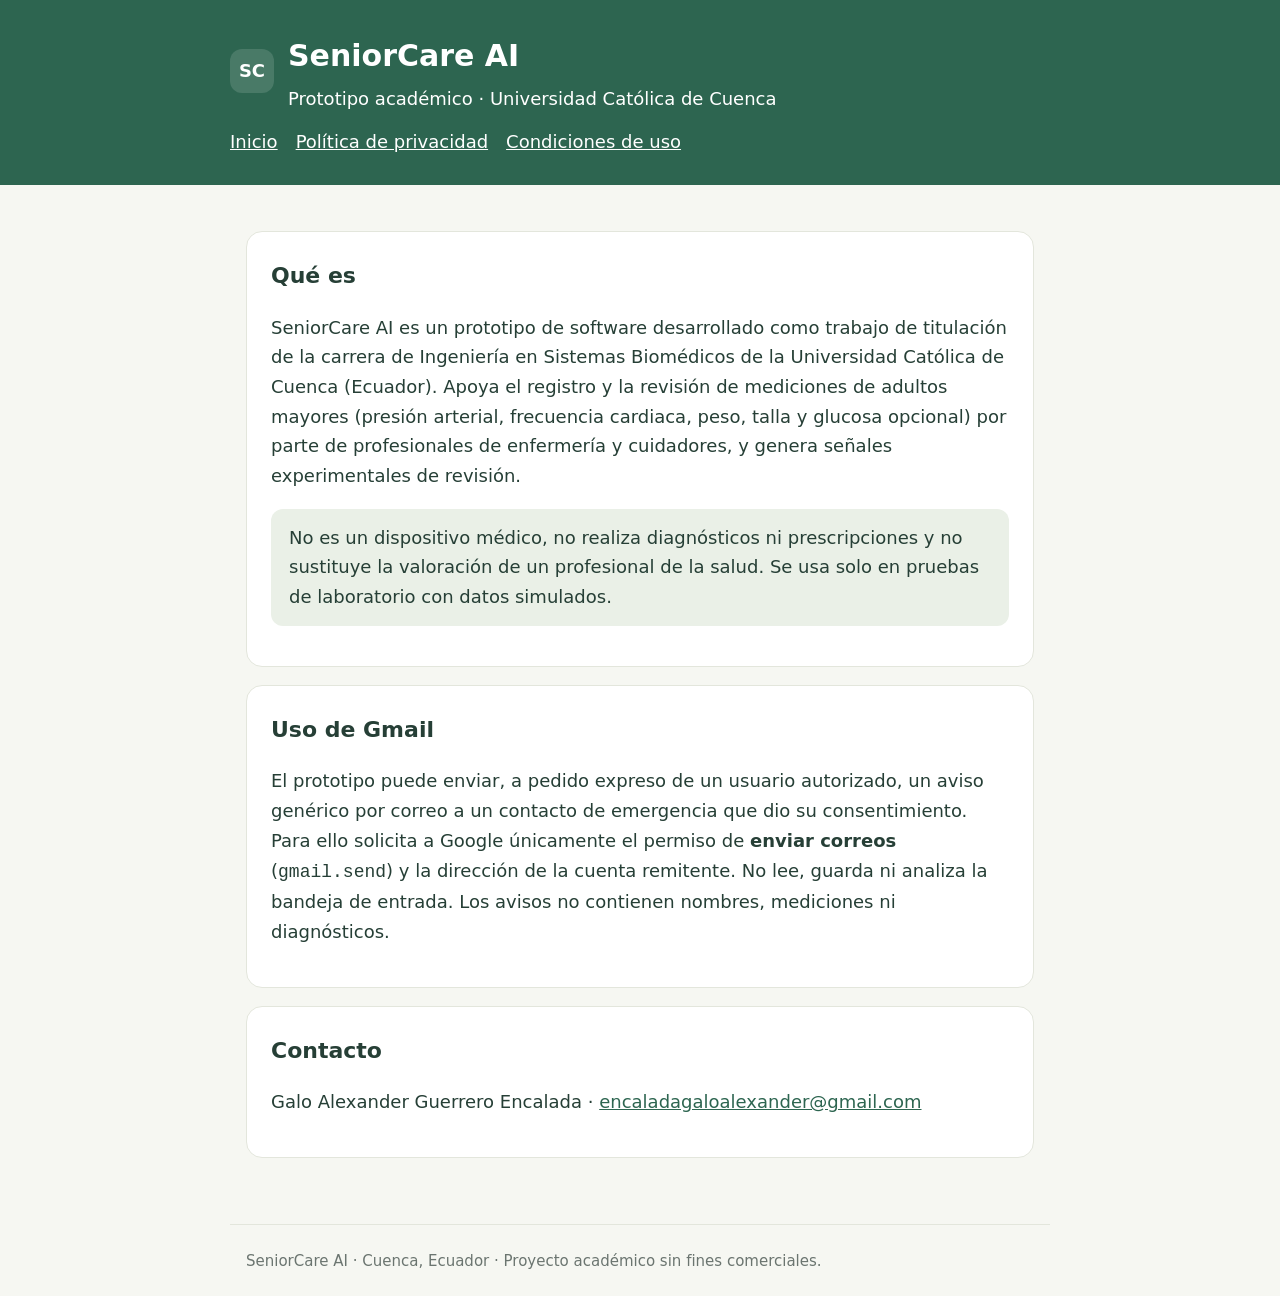
<file: index.html>
<!doctype html>
<html lang="es"><head><meta charset="utf-8"><meta name="viewport" content="width=device-width,initial-scale=1">
<title>SeniorCare AI</title><meta name="description" content="SeniorCare AI: prototipo académico de monitoreo preventivo de adultos mayores en Cuenca, Ecuador.">
<link rel="stylesheet" href="estilo.css"></head><body>
<header><div class="c"><div style="display:flex;align-items:center;gap:14px"><span class="marca">SC</span><div><h1>SeniorCare AI</h1><div>Prototipo académico · Universidad Católica de Cuenca</div></div></div>
<nav><a href="index.html">Inicio</a><a href="privacidad.html">Política de privacidad</a><a href="terminos.html">Condiciones de uso</a></nav></div></header>
<main class="c">
<section class="tarjeta"><h2>Qué es</h2><p>SeniorCare AI es un prototipo de software desarrollado como trabajo de titulación de la carrera de Ingeniería en Sistemas Biomédicos de la Universidad Católica de Cuenca (Ecuador). Apoya el registro y la revisión de mediciones de adultos mayores (presión arterial, frecuencia cardiaca, peso, talla y glucosa opcional) por parte de profesionales de enfermería y cuidadores, y genera señales experimentales de revisión.</p>
<p class="nota">No es un dispositivo médico, no realiza diagnósticos ni prescripciones y no sustituye la valoración de un profesional de la salud. Se usa solo en pruebas de laboratorio con datos simulados.</p></section>
<section class="tarjeta"><h2>Uso de Gmail</h2><p>El prototipo puede enviar, a pedido expreso de un usuario autorizado, un aviso genérico por correo a un contacto de emergencia que dio su consentimiento. Para ello solicita a Google únicamente el permiso de <strong>enviar correos</strong> (<code>gmail.send</code>) y la dirección de la cuenta remitente. No lee, guarda ni analiza la bandeja de entrada. Los avisos no contienen nombres, mediciones ni diagnósticos.</p></section>
<section class="tarjeta"><h2>Contacto</h2><p>Galo Alexander Guerrero Encalada · <a href="mailto:encaladagaloalexander@gmail.com">encaladagaloalexander@gmail.com</a></p></section>
</main><footer class="c">SeniorCare AI · Cuenca, Ecuador · Proyecto académico sin fines comerciales.</footer></body></html>
</file>
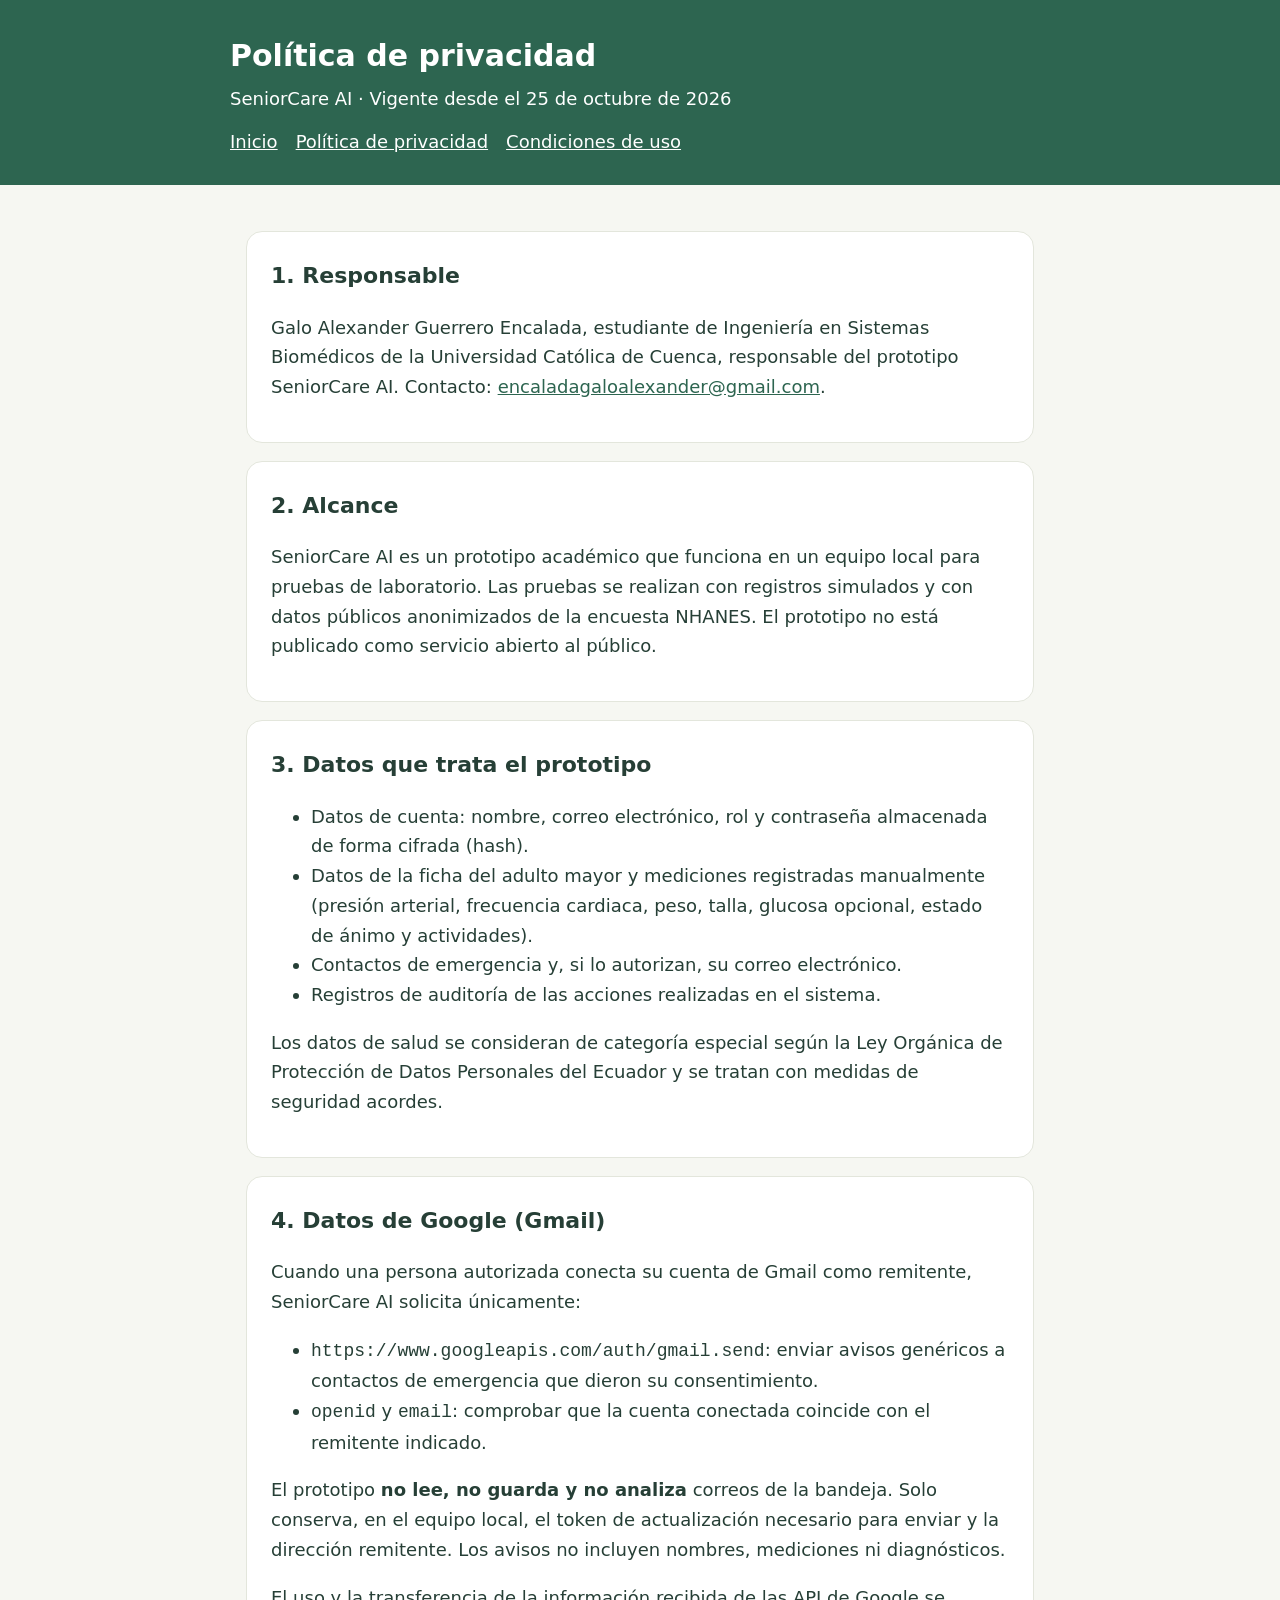
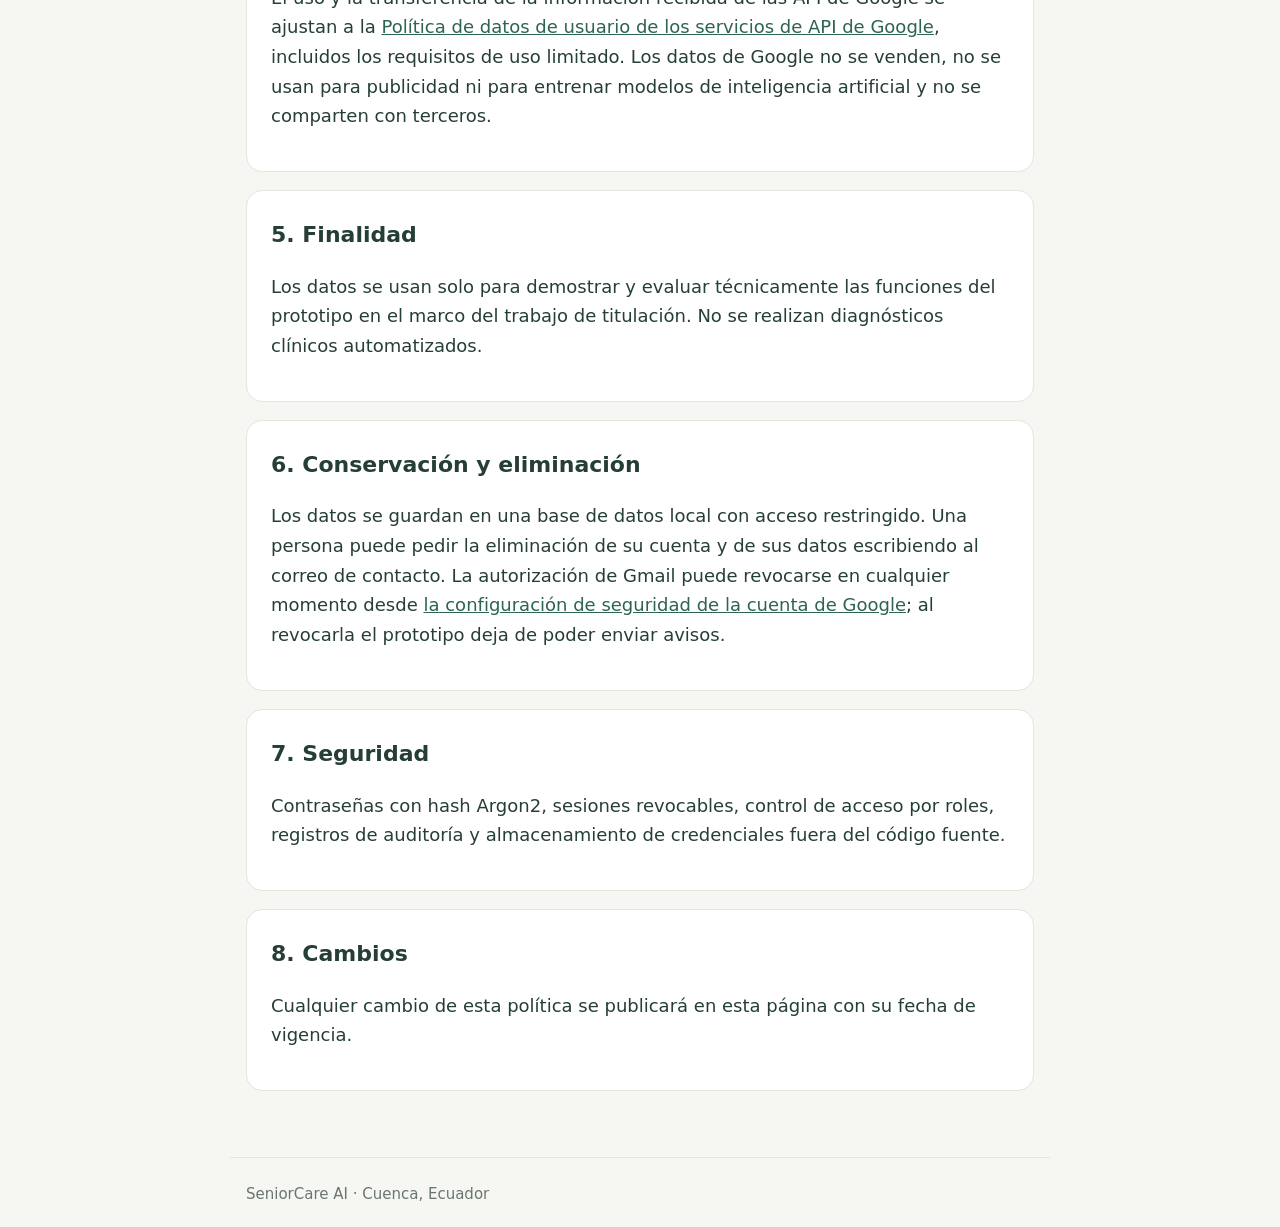
<file: privacidad.html>
<!doctype html>
<html lang="es"><head><meta charset="utf-8"><meta name="viewport" content="width=device-width,initial-scale=1">
<title>Política de privacidad · SeniorCare AI</title><link rel="stylesheet" href="estilo.css"></head><body>
<header><div class="c"><h1>Política de privacidad</h1><div>SeniorCare AI · Vigente desde el 25 de octubre de 2026</div>
<nav><a href="index.html">Inicio</a><a href="privacidad.html">Política de privacidad</a><a href="terminos.html">Condiciones de uso</a></nav></div></header>
<main class="c">
<section class="tarjeta"><h2>1. Responsable</h2><p>Galo Alexander Guerrero Encalada, estudiante de Ingeniería en Sistemas Biomédicos de la Universidad Católica de Cuenca, responsable del prototipo SeniorCare AI. Contacto: <a href="mailto:encaladagaloalexander@gmail.com">encaladagaloalexander@gmail.com</a>.</p></section>
<section class="tarjeta"><h2>2. Alcance</h2><p>SeniorCare AI es un prototipo académico que funciona en un equipo local para pruebas de laboratorio. Las pruebas se realizan con registros simulados y con datos públicos anonimizados de la encuesta NHANES. El prototipo no está publicado como servicio abierto al público.</p></section>
<section class="tarjeta"><h2>3. Datos que trata el prototipo</h2><ul>
<li>Datos de cuenta: nombre, correo electrónico, rol y contraseña almacenada de forma cifrada (hash).</li>
<li>Datos de la ficha del adulto mayor y mediciones registradas manualmente (presión arterial, frecuencia cardiaca, peso, talla, glucosa opcional, estado de ánimo y actividades).</li>
<li>Contactos de emergencia y, si lo autorizan, su correo electrónico.</li>
<li>Registros de auditoría de las acciones realizadas en el sistema.</li></ul>
<p>Los datos de salud se consideran de categoría especial según la Ley Orgánica de Protección de Datos Personales del Ecuador y se tratan con medidas de seguridad acordes.</p></section>
<section class="tarjeta"><h2>4. Datos de Google (Gmail)</h2><p>Cuando una persona autorizada conecta su cuenta de Gmail como remitente, SeniorCare AI solicita únicamente:</p><ul>
<li><code>https://www.googleapis.com/auth/gmail.send</code>: enviar avisos genéricos a contactos de emergencia que dieron su consentimiento.</li>
<li><code>openid</code> y <code>email</code>: comprobar que la cuenta conectada coincide con el remitente indicado.</li></ul>
<p>El prototipo <strong>no lee, no guarda y no analiza</strong> correos de la bandeja. Solo conserva, en el equipo local, el token de actualización necesario para enviar y la dirección remitente. Los avisos no incluyen nombres, mediciones ni diagnósticos.</p>
<p>El uso y la transferencia de la información recibida de las API de Google se ajustan a la <a href="https://developers.google.com/terms/api-services-user-data-policy">Política de datos de usuario de los servicios de API de Google</a>, incluidos los requisitos de uso limitado. Los datos de Google no se venden, no se usan para publicidad ni para entrenar modelos de inteligencia artificial y no se comparten con terceros.</p></section>
<section class="tarjeta"><h2>5. Finalidad</h2><p>Los datos se usan solo para demostrar y evaluar técnicamente las funciones del prototipo en el marco del trabajo de titulación. No se realizan diagnósticos clínicos automatizados.</p></section>
<section class="tarjeta"><h2>6. Conservación y eliminación</h2><p>Los datos se guardan en una base de datos local con acceso restringido. Una persona puede pedir la eliminación de su cuenta y de sus datos escribiendo al correo de contacto. La autorización de Gmail puede revocarse en cualquier momento desde <a href="https://myaccount.google.com/permissions">la configuración de seguridad de la cuenta de Google</a>; al revocarla el prototipo deja de poder enviar avisos.</p></section>
<section class="tarjeta"><h2>7. Seguridad</h2><p>Contraseñas con hash Argon2, sesiones revocables, control de acceso por roles, registros de auditoría y almacenamiento de credenciales fuera del código fuente.</p></section>
<section class="tarjeta"><h2>8. Cambios</h2><p>Cualquier cambio de esta política se publicará en esta página con su fecha de vigencia.</p></section>
</main><footer class="c">SeniorCare AI · Cuenca, Ecuador</footer></body></html>
</file>
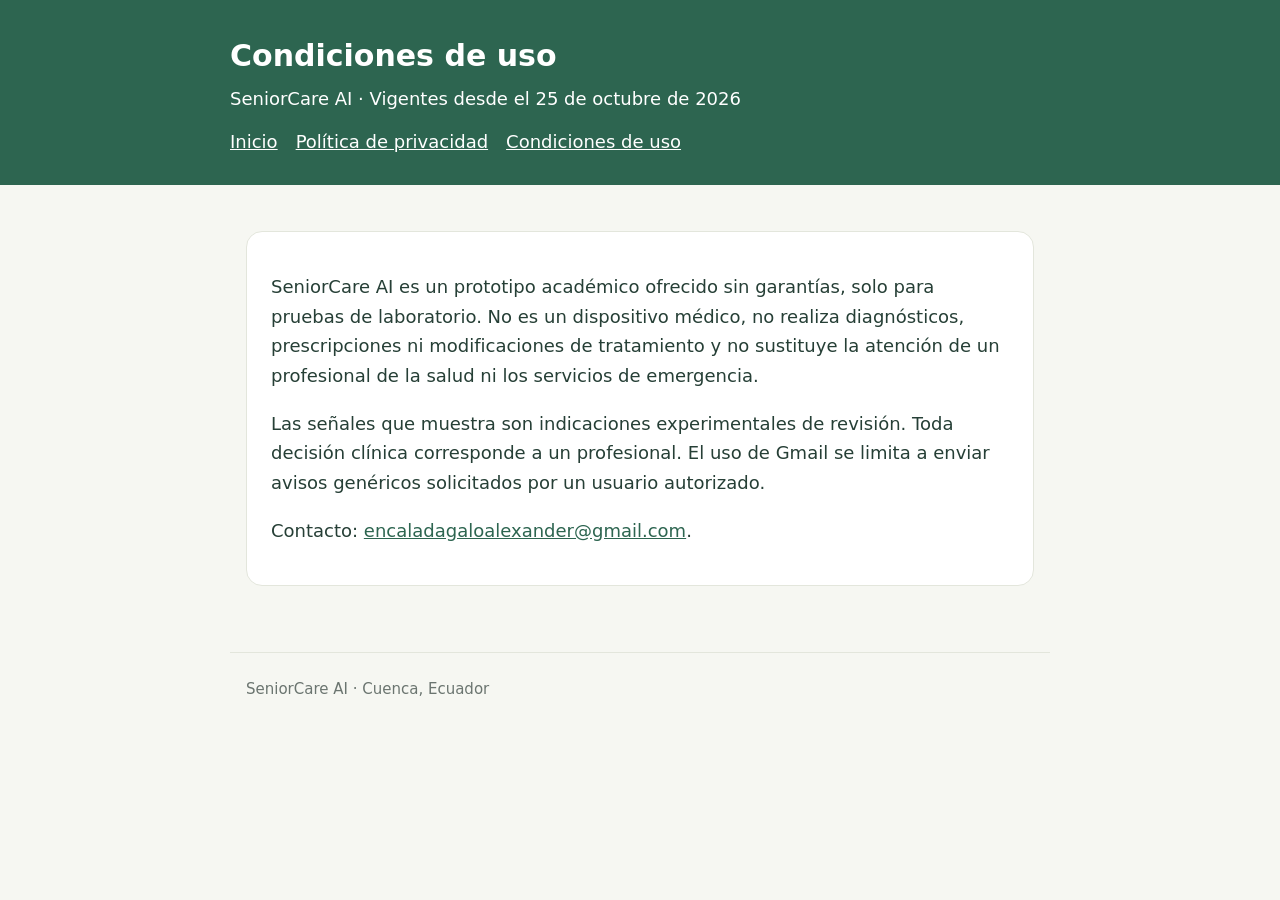
<file: terminos.html>
<!doctype html>
<html lang="es"><head><meta charset="utf-8"><meta name="viewport" content="width=device-width,initial-scale=1">
<title>Condiciones de uso · SeniorCare AI</title><link rel="stylesheet" href="estilo.css"></head><body>
<header><div class="c"><h1>Condiciones de uso</h1><div>SeniorCare AI · Vigentes desde el 25 de octubre de 2026</div>
<nav><a href="index.html">Inicio</a><a href="privacidad.html">Política de privacidad</a><a href="terminos.html">Condiciones de uso</a></nav></div></header>
<main class="c"><section class="tarjeta">
<p>SeniorCare AI es un prototipo académico ofrecido sin garantías, solo para pruebas de laboratorio. No es un dispositivo médico, no realiza diagnósticos, prescripciones ni modificaciones de tratamiento y no sustituye la atención de un profesional de la salud ni los servicios de emergencia.</p>
<p>Las señales que muestra son indicaciones experimentales de revisión. Toda decisión clínica corresponde a un profesional. El uso de Gmail se limita a enviar avisos genéricos solicitados por un usuario autorizado.</p>
<p>Contacto: <a href="mailto:encaladagaloalexander@gmail.com">encaladagaloalexander@gmail.com</a>.</p></section></main>
<footer class="c">SeniorCare AI · Cuenca, Ecuador</footer></body></html>
</file>
<file: estilo.css>
:root{--verde:#2d6550;--tinta:#263f36;--suave:#eaf0e7;--fondo:#f6f7f2;--borde:#e3e6dc}
*{box-sizing:border-box}body{margin:0;font:18px/1.65 'Segoe UI',system-ui,sans-serif;color:var(--tinta);background:var(--fondo)}
header{background:var(--verde);color:#fff;padding:28px 16px}header .c{display:block}
.marca{width:44px;height:44px;border-radius:12px;background:#fff2;display:grid;place-items:center;font-weight:700}
.c{max-width:820px;margin:0 auto}main{padding:28px 16px 48px}h1{margin:.1em 0;font-size:30px}h2{margin:.2em 0 .4em;font-size:22px}
nav{margin-top:14px}nav a{color:#fff;margin-right:18px}a{color:var(--verde)}
.tarjeta{background:#fff;border:1px solid var(--borde);border-radius:16px;padding:22px 24px;margin:18px 0}
.nota{background:var(--suave);border-radius:12px;padding:14px 18px}footer{color:#6b7570;font-size:15px;padding:24px 16px;border-top:1px solid var(--borde)}
</file>
